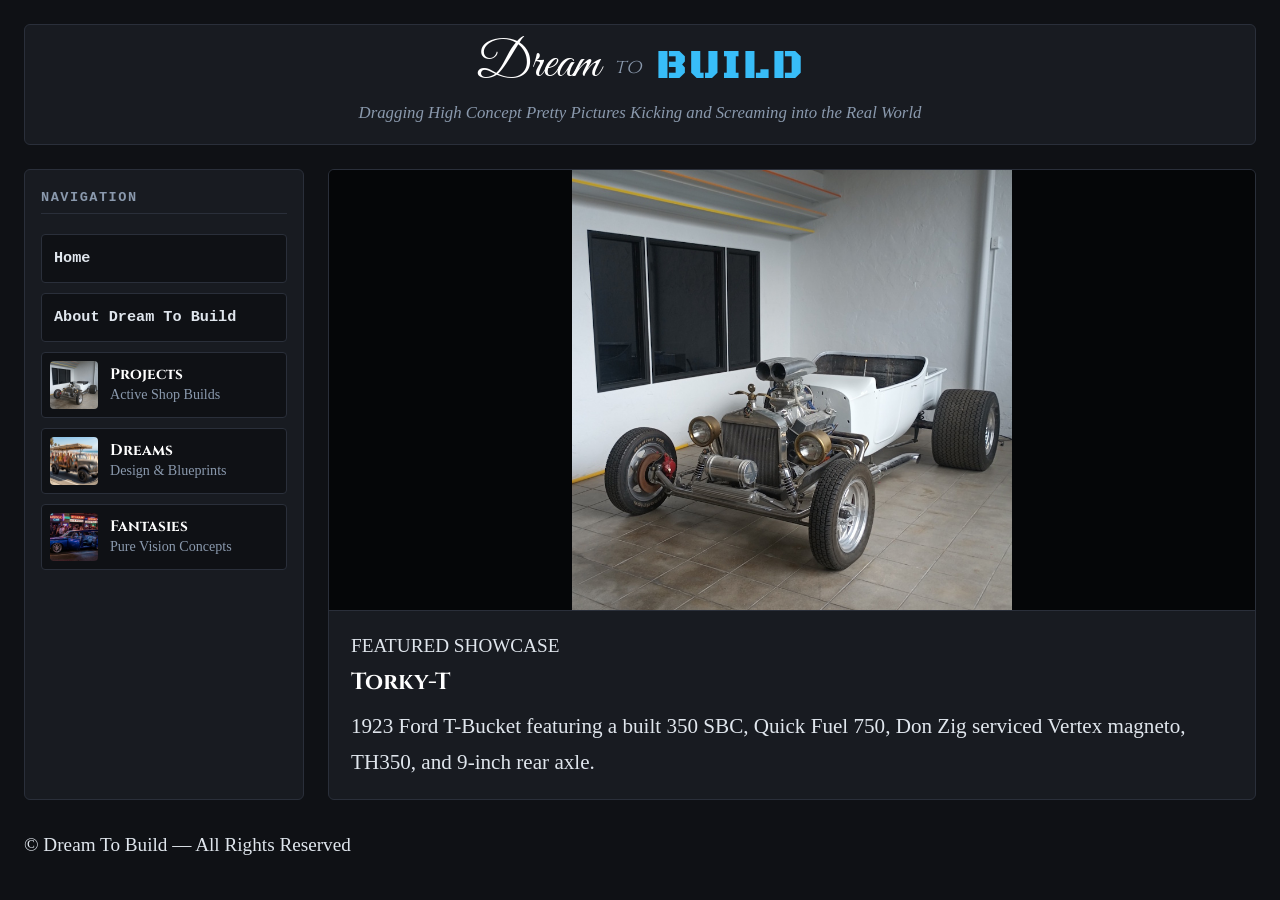
<file: index.html>
<!-- ==========================================================================
   DREAM TO BUILD — MAIN INDEX PAGE (WIREFRAME-COMPLIANT LAYOUT)
   ========================================================================== -->
<!DOCTYPE html>
<html lang="en">
<head>
  <meta charset="UTF-8">
  <meta name="viewport" content="width=device-width, initial-scale=1.0">
  <title>Dream To Build | Custom Automotive Portfolio</title>
  
  <!-- GOOGLE FONTS IMPORT -->
  <link rel="preconnect" href="https://fonts.googleapis.com">
  <link rel="preconnect" href="https://fonts.gstatic.com" crossorigin>
  <link href="https://fonts.googleapis.com/css2?family=Black+Ops+One&family=Cinzel:wght@400;700&family=Great+Vibes&family=Roboto+Mono:wght@400;700&display=swap" rel="stylesheet">
  
  <!-- RELATIVE CSS LINK -->
  <link rel="stylesheet" href="./style.css">
</head>
<body>

  <!-- BRAND HEADER - WIREFRAME TOP TITLE BAR -->
  <header class="site-header">
    <div class="brand-title">
      <span class="font-dream">Dream</span>
      <span class="font-to">to</span>
      <span class="font-build">BUILD</span>
    </div>
    <p class="site-tagline">Dragging High Concept Pretty Pictures Kicking and Screaming into the Real World</p>
  </header>

  <!-- UPPER STAGE: NAV SIDEBAR (LEFT) + SPOTLIGHT HERO FRAME (RIGHT) -->
  <main class="main-layout">
    <!-- REGION N: NAVIGATOR SIDEBAR -->
    <aside class="sidebar-nav">
      <span class="nav-label">Navigation</span>
      <div class="nav-thumb-list">
        
        <!-- 0. HOME LINK -->
        <a href="#" id="nav-home-btn" class="nav-text-link branch-btn" data-type="Home">
          Home
        </a>

        <!-- 1. ABOUT LINK -->
        <a href="#about" class="nav-text-link branch-btn" data-type="About">
          About Dream To Build
        </a>

        <!-- 2. PROJECTS LINK -->
        <a href="#projects" class="nav-thumb-item branch-btn" data-type="Projects">
          <img id="nav-thumb-projects" src="./Projects/torky-t-hero.jpg" alt="Projects Showcase">
          <div class="nav-thumb-info">
            <span class="nav-thumb-title">Projects</span>
            <span class="nav-thumb-sub">Active Shop Builds</span>
          </div>
        </a>

        <!-- 3. DREAMS LINK -->
        <a href="#dreams" class="nav-thumb-item branch-btn" data-type="Dreams">
          <img id="nav-thumb-dreams" src="./Dreams/surrey-hero-40s.jpg" alt="Dreams Showcase">
          <div class="nav-thumb-info">
            <span class="nav-thumb-title">Dreams</span>
            <span class="nav-thumb-sub">Design & Blueprints</span>
          </div>
        </a>

        <!-- 4. FANTASIES LINK -->
        <a href="#fantasies" class="nav-thumb-item branch-btn" data-type="Fantasies">
          <img id="nav-thumb-fantasies" src="./Fantasies/fabian-buick-wagon-custom.jpg" alt="Fantasies Showcase">
          <div class="nav-thumb-info">
            <span class="nav-thumb-title">Fantasies</span>
            <span class="nav-thumb-sub">Pure Vision Concepts</span>
          </div>
        </a>

      </div>
    </aside>

    <!-- REGION I: SPOTLIGHT FRAME (UPPER STAGE RIGHT) -->
    <section id="spotlight-frame">
      <div class="spotlight-media">
        <img id="spotlight-img" class="rotator-hero-img" src="./Projects/torky-t-hero.jpg" alt="Featured Build">
      </div>
      <div class="spotlight-caption">
        <span id="hero-badge" class="badge badge-project">FEATURED SHOWCASE</span>
        <h2 id="spotlight-title">Torky-T</h2>
        <p id="spotlight-desc" class="spotlight-tagline">1923 Ford T-Bucket featuring a built 350 SBC, Quick Fuel 750, Don Zig serviced Vertex magneto, TH350, and 9-inch rear axle.</p>
      </div>
    </section>
  </main>

  <!-- LOWER GRID: FULL-WIDTH 4-COLUMN CARD GALLERY (BELOW UPPER STAGE) -->
  <section id="gallery-grid" class="card-grid"></section>

  <!-- FOOTER -->
  <footer class="site-footer">
    <p>&copy; Dream To Build — All Rights Reserved</p>
  </footer>

  <!-- ROTATOR & GALLERY LOADER SCRIPTS -->
  <script src="rotator.js"></script>
  <script src="gallery-loader.js"></script>
</body>
</html>
</file>
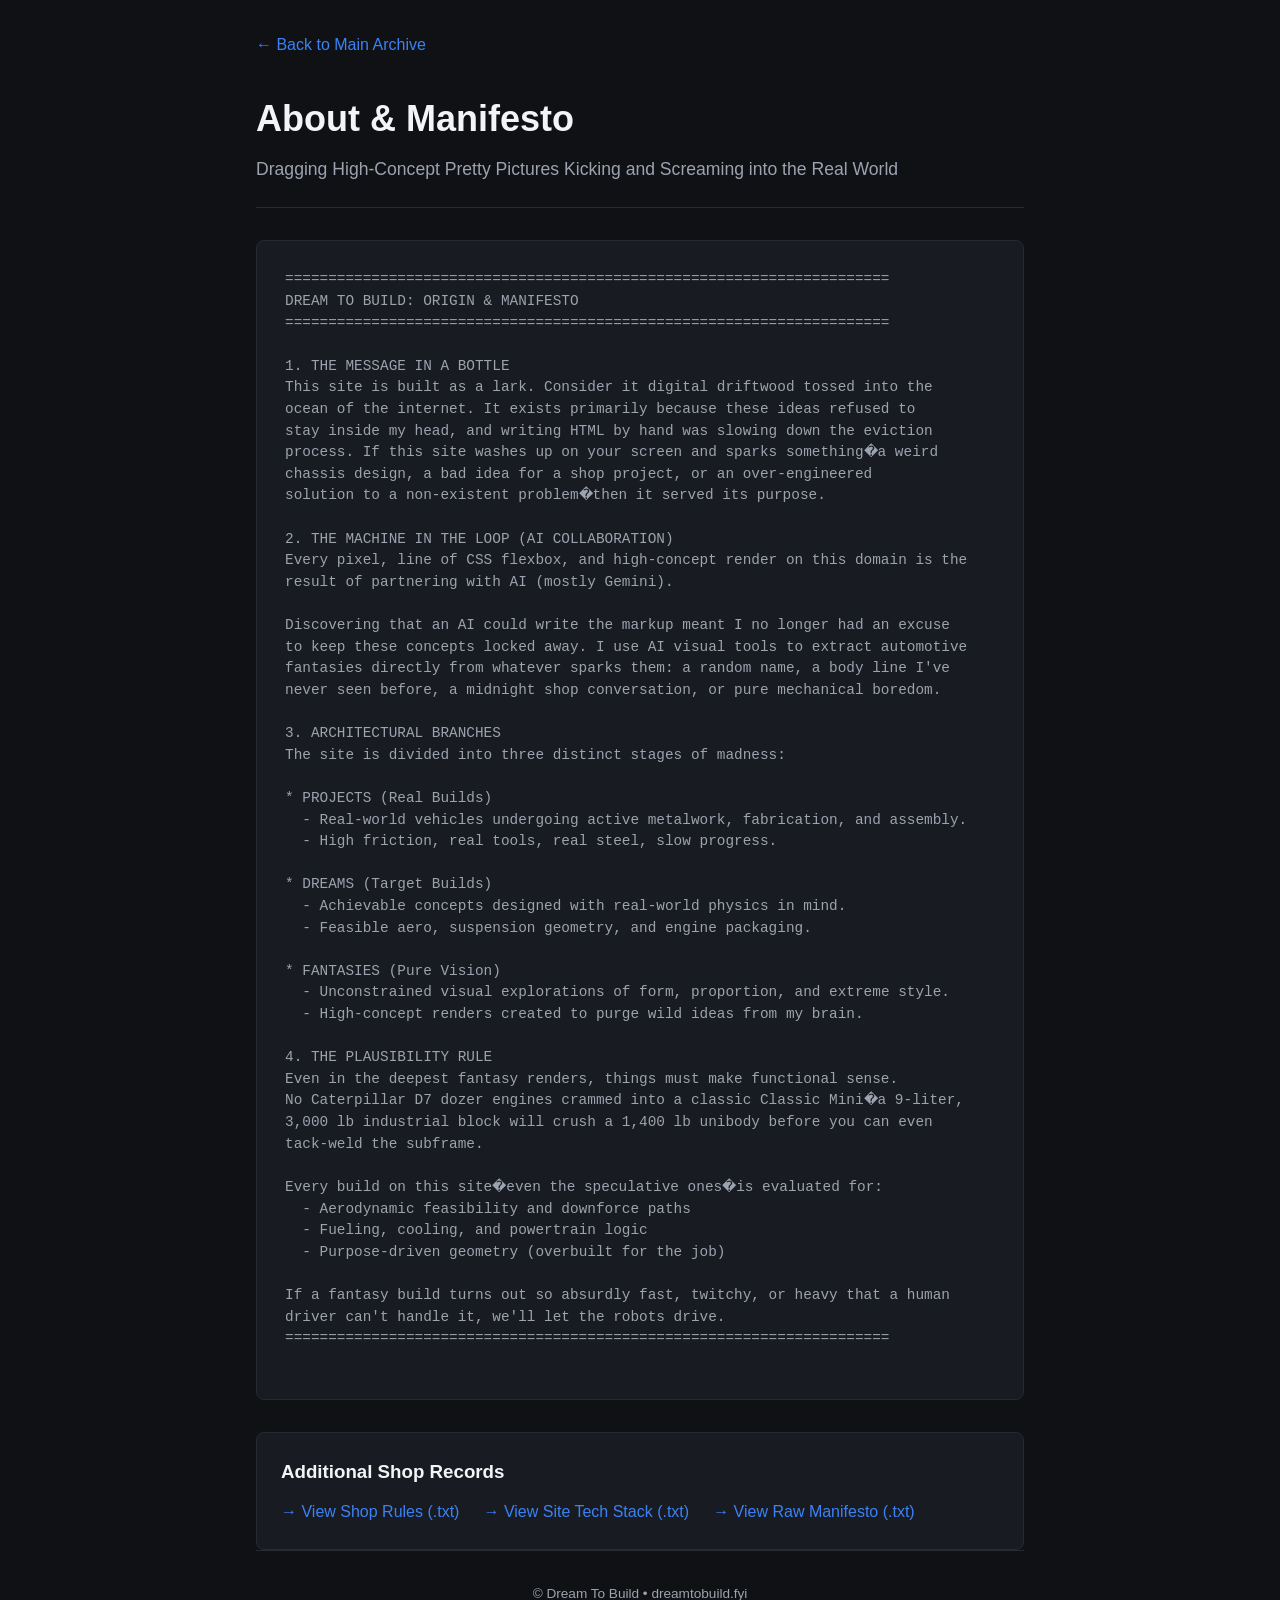
<file: About/index.html>
<!DOCTYPE html>
<html lang="en">
<head>
    <meta charset="UTF-8">
    <meta name="viewport" content="width=device-width, initial-scale=1.0">
    <title>About & Manifesto | Dream To Build</title>
    <style>
        :root {
            --bg-color: #0f1115;
            --card-bg: #181b21;
            --accent: #3b82f6;
            --text-main: #f3f4f6;
            --text-muted: #9ca3af;
            --border: #262b35;
        }

        * {
            box-sizing: border-box;
            margin: 0;
            padding: 0;
        }

        body {
            font-family: -apple-system, BlinkMacSystemFont, "Segoe UI", Roboto, Helvetica, Arial, sans-serif;
            background-color: var(--bg-color);
            color: var(--text-main);
            line-height: 1.6;
            padding: 2rem 1rem;
            max-width: 800px;
            margin: 0 auto;
        }

        .back-link {
            display: inline-block;
            color: var(--accent);
            text-decoration: none;
            font-weight: 500;
            margin-bottom: 2rem;
        }

        .back-link:hover {
            text-decoration: underline;
        }

        header {
            border-bottom: 1px solid var(--border);
            padding-bottom: 1.5rem;
            margin-bottom: 2rem;
        }

        h1 {
            font-size: 2.25rem;
            margin-bottom: 0.5rem;
        }

        .subtitle {
            color: var(--text-muted);
            font-size: 1.1rem;
        }

        .manifesto-box {
            background: var(--card-bg);
            border: 1px solid var(--border);
            border-radius: 8px;
            padding: 1.75rem;
            margin-bottom: 2rem;
        }

        pre {
            white-space: pre-wrap;
            word-wrap: break-word;
            font-family: "SFMono-Regular", Consolas, "Liberation Mono", Menlo, monospace;
            font-size: 0.9rem;
            color: var(--text-muted);
            line-height: 1.5;
        }

        footer {
            text-align: center;
            padding-top: 2rem;
            border-top: 1px solid var(--border);
            color: var(--text-muted);
            font-size: 0.85rem;
        }
    </style>
</head>
<body>

    <!-- Link back to the main single-page hub -->
    <a href="../index.html" class="back-link">&larr; Back to Main Archive</a>

    <header>
        <h1>About & Manifesto</h1>
        <p class="subtitle">Dragging High-Concept Pretty Pictures Kicking and Screaming into the Real World</p>
    </header>

    <div class="manifesto-box">
        <pre>
======================================================================
DREAM TO BUILD: ORIGIN & MANIFESTO
======================================================================

1. THE MESSAGE IN A BOTTLE
This site is built as a lark. Consider it digital driftwood tossed into the
ocean of the internet. It exists primarily because these ideas refused to 
stay inside my head, and writing HTML by hand was slowing down the eviction 
process. If this site washes up on your screen and sparks something�a weird 
chassis design, a bad idea for a shop project, or an over-engineered 
solution to a non-existent problem�then it served its purpose.

2. THE MACHINE IN THE LOOP (AI COLLABORATION)
Every pixel, line of CSS flexbox, and high-concept render on this domain is the
result of partnering with AI (mostly Gemini). 

Discovering that an AI could write the markup meant I no longer had an excuse 
to keep these concepts locked away. I use AI visual tools to extract automotive 
fantasies directly from whatever sparks them: a random name, a body line I've 
never seen before, a midnight shop conversation, or pure mechanical boredom. 

3. ARCHITECTURAL BRANCHES
The site is divided into three distinct stages of madness:

* PROJECTS (Real Builds)
  - Real-world vehicles undergoing active metalwork, fabrication, and assembly.
  - High friction, real tools, real steel, slow progress.

* DREAMS (Target Builds)
  - Achievable concepts designed with real-world physics in mind.
  - Feasible aero, suspension geometry, and engine packaging. 

* FANTASIES (Pure Vision)
  - Unconstrained visual explorations of form, proportion, and extreme style.
  - High-concept renders created to purge wild ideas from my brain.

4. THE PLAUSIBILITY RULE
Even in the deepest fantasy renders, things must make functional sense. 
No Caterpillar D7 dozer engines crammed into a classic Classic Mini�a 9-liter, 
3,000 lb industrial block will crush a 1,400 lb unibody before you can even 
tack-weld the subframe. 

Every build on this site�even the speculative ones�is evaluated for:
  - Aerodynamic feasibility and downforce paths
  - Fueling, cooling, and powertrain logic
  - Purpose-driven geometry (overbuilt for the job)

If a fantasy build turns out so absurdly fast, twitchy, or heavy that a human 
driver can't handle it, we'll let the robots drive.
======================================================================
        </pre>
    </div>
<div class="shop-notes-links" style="margin-top: 2rem; padding: 1.5rem; background: var(--card-bg); border: 1px solid var(--border); border-radius: 8px;">
    <h3 style="margin-bottom: 0.75rem;">Additional Shop Records</h3>
    <ul style="list-style: none; padding: 0; display: flex; gap: 1.5rem;">
        <li><a href="shop-rules.txt" target="_blank" style="color: var(--accent); text-decoration: none;">&rarr; View Shop Rules (.txt)</a></li>
        <li><a href="build-stack.txt" target="_blank" style="color: var(--accent); text-decoration: none;">&rarr; View Site Tech Stack (.txt)</a></li>
        <li><a href="manifesto.txt" target="_blank" style="color: var(--accent); text-decoration: none;">&rarr; View Raw Manifesto (.txt)</a></li>
    </ul>
</div>
    <footer>
        <p>&copy; Dream To Build &bull; dreamtobuild.fyi</p>
    </footer>

</body>
</html>
</file>
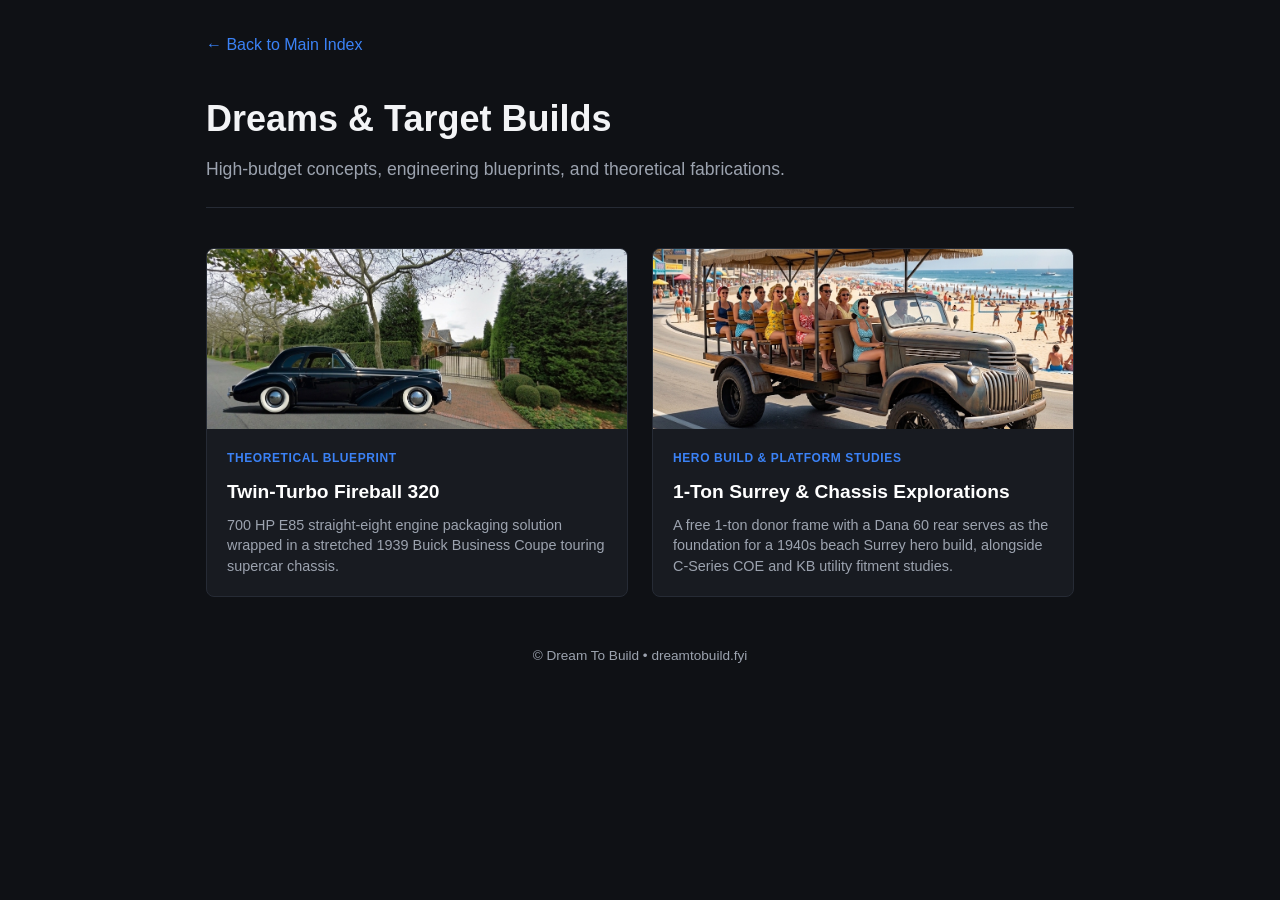
<file: Dreams/index.html>
<!DOCTYPE html>
<html lang="en">
<head>
    <meta charset="UTF-8">
    <meta name="viewport" content="width=device-width, initial-scale=1.0">
    <title>Dreams & Target Builds | Dream To Build</title>
    <style>
        :root {
            --bg-color: #0f1115;
            --card-bg: #181b21;
            --accent: #3b82f6;
            --text-main: #f3f4f6;
            --text-muted: #9ca3af;
            --border: #262b35;
        }

        * {
            box-sizing: border-box;
            margin: 0;
            padding: 0;
        }

        body {
            font-family: -apple-system, BlinkMacSystemFont, "Segoe UI", Roboto, Helvetica, Arial, sans-serif;
            background-color: var(--bg-color);
            color: var(--text-main);
            line-height: 1.6;
            padding: 2rem 1rem;
            max-width: 900px;
            margin: 0 auto;
        }

        nav {
            margin-bottom: 2rem;
        }

        .back-link {
            color: var(--accent);
            text-decoration: none;
            font-weight: 500;
        }

        .back-link:hover {
            text-decoration: underline;
        }

        header {
            margin-bottom: 2.5rem;
            border-bottom: 1px solid var(--border);
            padding-bottom: 1.5rem;
        }

        header h1 {
            font-size: 2.25rem;
            margin-bottom: 0.5rem;
        }

        header p {
            color: var(--text-muted);
            font-size: 1.1rem;
        }

        .grid {
            display: grid;
            grid-template-columns: repeat(auto-fill, minmax(280px, 1fr));
            gap: 1.5rem;
        }

        .card {
            background: var(--card-bg);
            border: 1px solid var(--border);
            border-radius: 8px;
            overflow: hidden;
            text-decoration: none;
            color: inherit;
            transition: transform 0.2s ease, border-color 0.2s ease;
            display: flex;
            flex-direction: column;
        }

        .card:hover {
            transform: translateY(-4px);
            border-color: var(--accent);
        }

        .card-img-wrap {
            width: 100%;
            height: 180px;
            background-color: #12141a;
            overflow: hidden;
        }

        .card-img-wrap img {
            width: 100%;
            height: 100%;
            object-fit: cover;
            transition: transform 0.3s ease;
        }

        .card:hover .card-img-wrap img {
            transform: scale(1.05);
        }

        .card-content {
            padding: 1.25rem;
            flex-grow: 1;
            display: flex;
            flex-direction: column;
        }

        .card-tag {
            font-size: 0.75rem;
            text-transform: uppercase;
            letter-spacing: 0.05em;
            color: var(--accent);
            font-weight: 600;
            margin-bottom: 0.5rem;
        }

        .card-title {
            font-size: 1.2rem;
            font-weight: 600;
            margin-bottom: 0.5rem;
            color: #ffffff;
        }

        .card-desc {
            font-size: 0.9rem;
            color: var(--text-muted);
            line-height: 1.4;
        }

        footer {
            text-align: center;
            padding-top: 3rem;
            color: var(--text-muted);
            font-size: 0.85rem;
        }
    </style>
</head>
<body>

    <nav>
        <a href="../index.html" class="back-link">&larr; Back to Main Index</a>
    </nav>

    <header>
        <h1>Dreams & Target Builds</h1>
        <p>High-budget concepts, engineering blueprints, and theoretical fabrications.</p>
    </header>

    <div class="grid">
        <!-- CARD 1: BUICK STRAIGHT-EIGHT SUPERCAR -->
        <a href="buick-straight-eight.html" class="card">
            <div class="card-img-wrap">
                <img src="buick-supercar.jpg" alt="1939 Buick Business Coupe Concept">
            </div>
            <div class="card-content">
                <div class="card-tag">Theoretical Blueprint</div>
                <div class="card-title">Twin-Turbo Fireball 320</div>
                <div class="card-desc">700 HP E85 straight-eight engine packaging solution wrapped in a stretched 1939 Buick Business Coupe touring supercar chassis.</div>
            </div>
        </a>
		<!-- CARD 2: 1-TON SURREY & CHASSIS STUDIES -->
        <a href="surrey-1ton.html" class="card">
            <div class="card-img-wrap">
                <img src="surrey-hero-40s.jpg" alt="1-Ton 1940s Beach Surrey Concept">
            </div>
            <div class="card-content">
                <div class="card-tag">Hero Build & Platform Studies</div>
                <div class="card-title">1-Ton Surrey & Chassis Explorations</div>
                <div class="card-desc">A free 1-ton donor frame with a Dana 60 rear serves as the foundation for a 1940s beach Surrey hero build, alongside C-Series COE and KB utility fitment studies.</div>
            </div>
        </a>
    </div>

    <footer>
        <p>&copy; Dream To Build &bull; dreamtobuild.fyi</p>
    </footer>

</body>
</html>
</file>
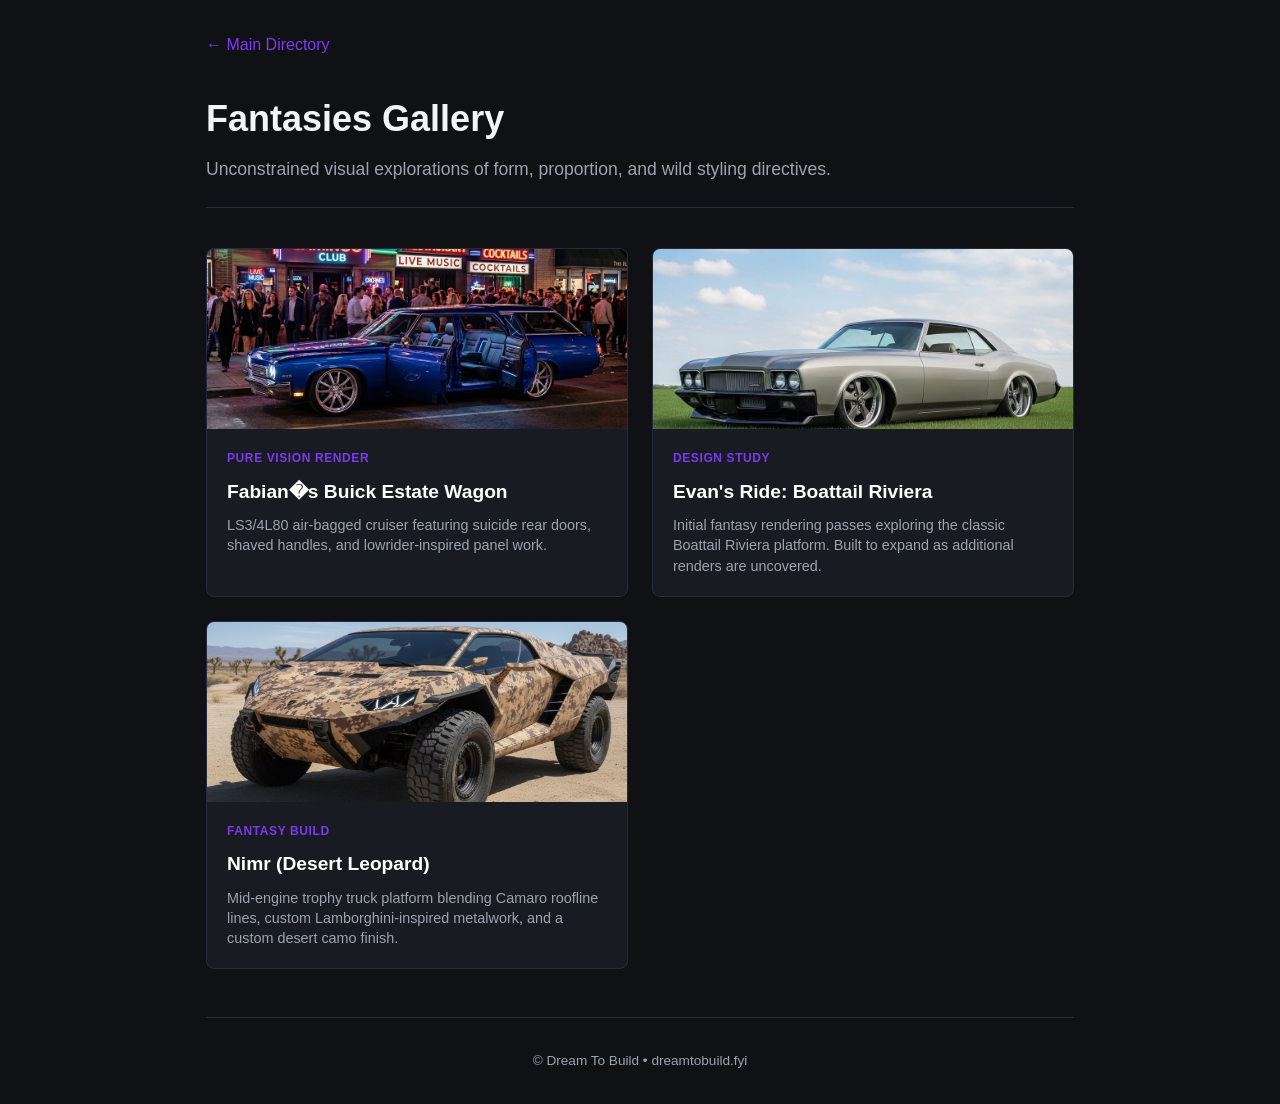
<file: Fantasies/index.html>
<!DOCTYPE html>
<html lang="en">
<head>
    <meta charset="UTF-8">
    <meta name="viewport" content="width=device-width, initial-scale=1.0">
    <title>Fantasies Archive | Dream To Build</title>
    <style>
        :root {
            --bg-color: #0f1115;
            --card-bg: #181b21;
            --accent: #7c3aed;
            --text-main: #f3f4f6;
            --text-muted: #9ca3af;
            --border: #262b35;
        }

        * {
            box-sizing: border-box;
            margin: 0;
            padding: 0;
        }

        body {
            font-family: -apple-system, BlinkMacSystemFont, "Segoe UI", Roboto, Helvetica, Arial, sans-serif;
            background-color: var(--bg-color);
            color: var(--text-main);
            line-height: 1.6;
            padding: 2rem 1rem;
            max-width: 900px;
            margin: 0 auto;
        }

        nav {
            margin-bottom: 2rem;
        }

        .back-link {
            color: var(--accent);
            text-decoration: none;
            font-weight: 500;
        }

        .back-link:hover {
            text-decoration: underline;
        }

        header {
            margin-bottom: 2.5rem;
            border-bottom: 1px solid var(--border);
            padding-bottom: 1.5rem;
        }

        header h1 {
            font-size: 2.25rem;
            margin-bottom: 0.5rem;
        }

        header p {
            color: var(--text-muted);
            font-size: 1.1rem;
        }

        .grid {
            display: grid;
            grid-template-columns: repeat(auto-fill, minmax(280px, 1fr));
            gap: 1.5rem;
        }

        .card {
            background: var(--card-bg);
            border: 1px solid var(--border);
            border-radius: 8px;
            overflow: hidden;
            text-decoration: none;
            color: inherit;
            transition: transform 0.2s ease, border-color 0.2s ease;
            display: flex;
            flex-direction: column;
        }

        .card:hover {
            transform: translateY(-4px);
            border-color: var(--accent);
        }

        .card-img-wrap {
            width: 100%;
            height: 180px;
            background-color: #12141a;
            overflow: hidden;
        }

        .card-img-wrap img {
            width: 100%;
            height: 100%;
            object-fit: cover;
            transition: transform 0.3s ease;
        }

        .card:hover .card-img-wrap img {
            transform: scale(1.05);
        }

        .card-content {
            padding: 1.25rem;
            flex-grow: 1;
            display: flex;
            flex-direction: column;
        }

        .card-tag {
            font-size: 0.75rem;
            text-transform: uppercase;
            letter-spacing: 0.05em;
            color: var(--accent);
            font-weight: 600;
            margin-bottom: 0.5rem;
        }

        .card-title {
            font-size: 1.2rem;
            font-weight: 600;
            margin-bottom: 0.5rem;
            color: #ffffff;
        }

        .card-desc {
            font-size: 0.9rem;
            color: var(--text-muted);
            line-height: 1.4;
        }

        footer {
            text-align: center;
            padding-top: 2rem;
            margin-top: 3rem;
            color: var(--text-muted);
            font-size: 0.85rem;
            border-top: 1px solid var(--border);
        }
    </style>
</head>
<body>

    <nav>
        <a href="../index.html" class="back-link">&larr; Main Directory</a>
    </nav>

    <header>
        <h1>Fantasies Gallery</h1>
        <p>Unconstrained visual explorations of form, proportion, and wild styling directives.</p>
    </header>

    <div class="grid">
        <a href="fabian-buick-wagon.html" class="card">
            <div class="card-img-wrap">
                <img src="fabian-buick-wagon-custom.jpg" alt="Fabian's Buick Estate Wagon">
            </div>
            <div class="card-content">
                <div class="card-tag">Pure Vision Render</div>
                <div class="card-title">Fabian�s Buick Estate Wagon</div>
                <div class="card-desc">LS3/4L80 air-bagged cruiser featuring suicide rear doors, shaved handles, and lowrider-inspired panel work.</div>
            </div>
        </a>
		<!-- CARD: EVAN'S RIDE BOATTAIL RIVIERA -->
        <a href="evans-ride.html" class="card">
            <div class="card-img-wrap">
                <img src="evans-ride-rivvy-1.jpg" alt="Evan's Ride Boattail Riviera Concept">
            </div>
            <div class="card-content">
                <div class="card-tag">Design Study</div>
                <div class="card-title">Evan's Ride: Boattail Riviera</div>
                <div class="card-desc">Initial fantasy rendering passes exploring the classic Boattail Riviera platform. Built to expand as additional renders are uncovered.</div>
            </div>
        </a>
		<!-- CARD: NIMR TROPHY TRUCK -->
        <a href="nimr.html" class="card">
            <div class="card-img-wrap">
                <img src="nimr-camaro.jpg" alt="Nimr Mid-Engine Camaro Trophy Truck Concept">
            </div>
            <div class="card-content">
                <div class="card-tag">Fantasy Build</div>
                <div class="card-title">Nimr (Desert Leopard)</div>
                <div class="card-desc">Mid-engine trophy truck platform blending Camaro roofline lines, custom Lamborghini-inspired metalwork, and a custom desert camo finish.</div>
            </div>
        </a>
    </div>

    <footer>
        <p>&copy; Dream To Build &bull; dreamtobuild.fyi</p>
    </footer>

</body>
</html>
</file>
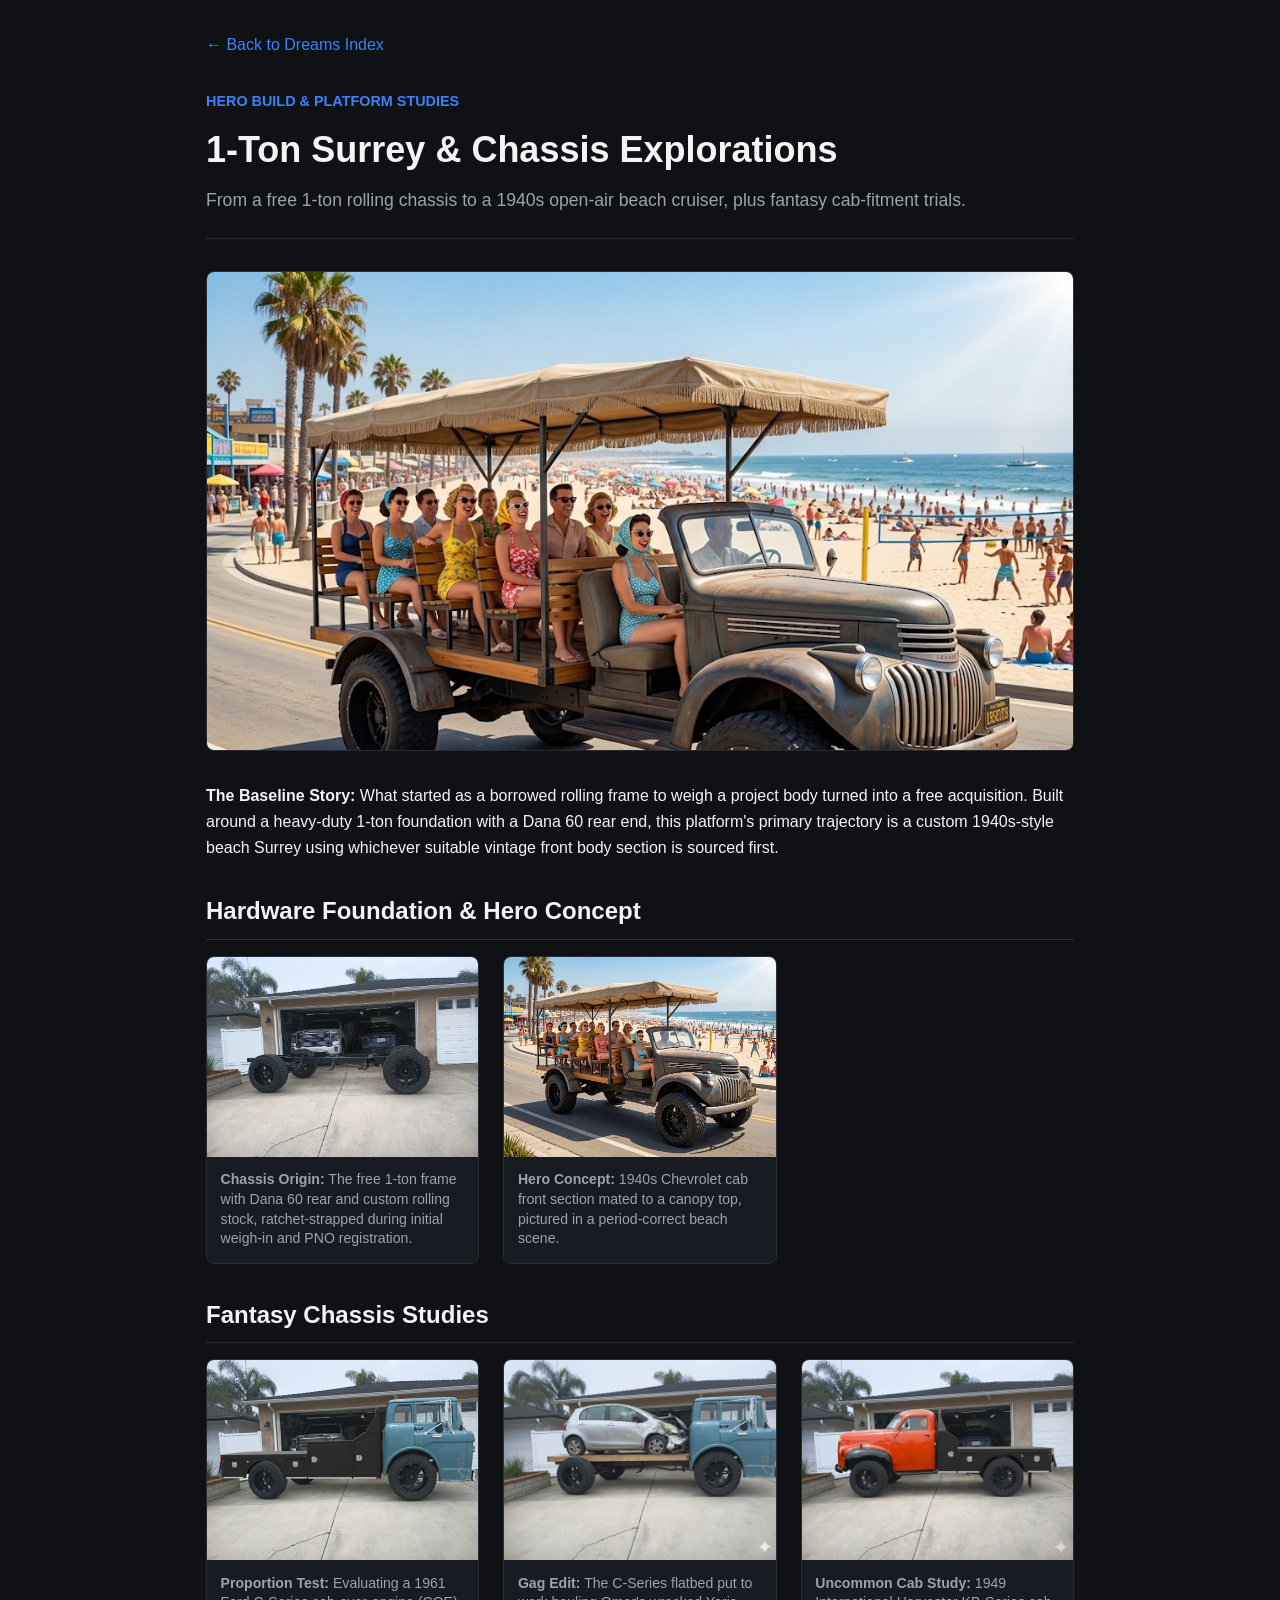
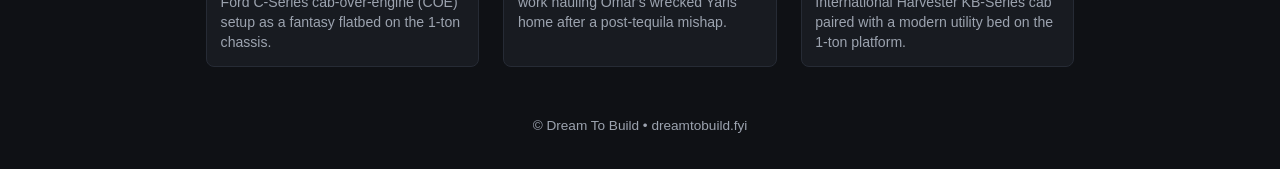
<file: Dreams/surrey-1ton.html>
<!DOCTYPE html>
<html lang="en">
<head>
    <meta charset="UTF-8">
    <meta name="viewport" content="width=device-width, initial-scale=1.0">
    <title>1-Ton Surrey & Chassis Explorations | Dream To Build</title>
    <style>
        :root {
            --bg-color: #0f1115;
            --card-bg: #181b21;
            --accent: #3b82f6;
            --text-main: #f3f4f6;
            --text-muted: #9ca3af;
            --border: #262b35;
        }

        * { box-sizing: border-box; margin: 0; padding: 0; }

        body {
            font-family: -apple-system, BlinkMacSystemFont, "Segoe UI", Roboto, Helvetica, Arial, sans-serif;
            background-color: var(--bg-color);
            color: var(--text-main);
            line-height: 1.6;
            padding: 2rem 1rem;
            max-width: 900px;
            margin: 0 auto;
        }

        nav { margin-bottom: 2rem; }
        .back-link { color: var(--accent); text-decoration: none; font-weight: 500; }
        .back-link:hover { text-decoration: underline; }

        header {
            margin-bottom: 2rem;
            border-bottom: 1px solid var(--border);
            padding-bottom: 1.5rem;
        }

        header h1 { font-size: 2.25rem; margin-bottom: 0.5rem; }
        header .meta { color: var(--accent); font-weight: 600; font-size: 0.9rem; text-transform: uppercase; margin-bottom: 0.5rem; }
        header p { color: var(--text-muted); font-size: 1.1rem; }

        .hero-image-wrap {
            width: 100%;
            max-height: 480px;
            overflow: hidden;
            border-radius: 8px;
            border: 1px solid var(--border);
            margin-bottom: 2rem;
        }

        .hero-image-wrap img {
            width: 100%;
            height: 100%;
            object-fit: cover;
        }

        .section-title {
            font-size: 1.5rem;
            margin: 2rem 0 1rem 0;
            padding-bottom: 0.5rem;
            border-bottom: 1px solid var(--border);
        }

        .gallery-grid {
            display: grid;
            grid-template-columns: repeat(auto-fill, minmax(260px, 1fr));
            gap: 1.5rem;
            margin-top: 1rem;
        }

        .gallery-item {
            background: var(--card-bg);
            border: 1px solid var(--border);
            border-radius: 8px;
            overflow: hidden;
        }

        .gallery-item img {
            width: 100%;
            height: 200px;
            object-fit: cover;
            display: block;
        }

        .caption {
            padding: 0.85rem;
            font-size: 0.88rem;
            color: var(--text-muted);
            line-height: 1.4;
        }

        footer {
            text-align: center;
            padding-top: 3rem;
            color: var(--text-muted);
            font-size: 0.85rem;
        }
    </style>
</head>
<body>

    <nav>
        <a href="index.html" class="back-link">&larr; Back to Dreams Index</a>
    </nav>

    <header>
        <div class="meta">Hero Build & Platform Studies</div>
        <h1>1-Ton Surrey & Chassis Explorations</h1>
        <p>From a free 1-ton rolling chassis to a 1940s open-air beach cruiser, plus fantasy cab-fitment trials.</p>
    </header>

    <div class="hero-image-wrap">
        <img src="surrey-hero-40s.jpg" alt="1-Ton 1940s Surrey Beach Cruiser Concept">
    </div>

    <p><strong>The Baseline Story:</strong> What started as a borrowed rolling frame to weigh a project body turned into a free acquisition. Built around a heavy-duty 1-ton foundation with a Dana 60 rear end, this platform's primary trajectory is a custom 1940s-style beach Surrey using whichever suitable vintage front body section is sourced first.</p>

    <h2 class="section-title">Hardware Foundation & Hero Concept</h2>
    <div class="gallery-grid">
        <div class="gallery-item">
            <img src="surrey-frame-baseline.jpg" alt="1-Ton Donor Frame Baseline">
            <div class="caption"><strong>Chassis Origin:</strong> The free 1-ton frame with Dana 60 rear and custom rolling stock, ratchet-strapped during initial weigh-in and PNO registration.</div>
        </div>
        <div class="gallery-item">
            <img src="surrey-hero-40s.jpg" alt="1940s Surrey Vintage Beach Render">
            <div class="caption"><strong>Hero Concept:</strong> 1940s Chevrolet cab front section mated to a canopy top, pictured in a period-correct beach scene.</div>
        </div>
    </div>

    <h2 class="section-title">Fantasy Chassis Studies</h2>
    <div class="gallery-grid">
        <div class="gallery-item">
            <img src="surrey-ford-c600.jpg" alt="1961 Ford C-Series COE Mockup">
            <div class="caption"><strong>Proportion Test:</strong> Evaluating a 1961 Ford C-Series cab-over-engine (COE) setup as a fantasy flatbed on the 1-ton chassis.</div>
        </div>
        <div class="gallery-item">
            <img src="surrey-yaris-rescue.jpg" alt="Ford C-Series Tequila Rescue Gag Edit">
            <div class="caption"><strong>Gag Edit:</strong> The C-Series flatbed put to work hauling Omar's wrecked Yaris home after a post-tequila mishap.</div>
        </div>
        <div class="gallery-item">
            <img src="surrey-ih-kb.jpg" alt="1949 IH KB-Series Utility Bed Mockup">
            <div class="caption"><strong>Uncommon Cab Study:</strong> 1949 International Harvester KB-Series cab paired with a modern utility bed on the 1-ton platform.</div>
        </div>
    </div>

    <footer>
        <p>&copy; Dream To Build &bull; dreamtobuild.fyi</p>
    </footer>

</body>
</html>
</file>
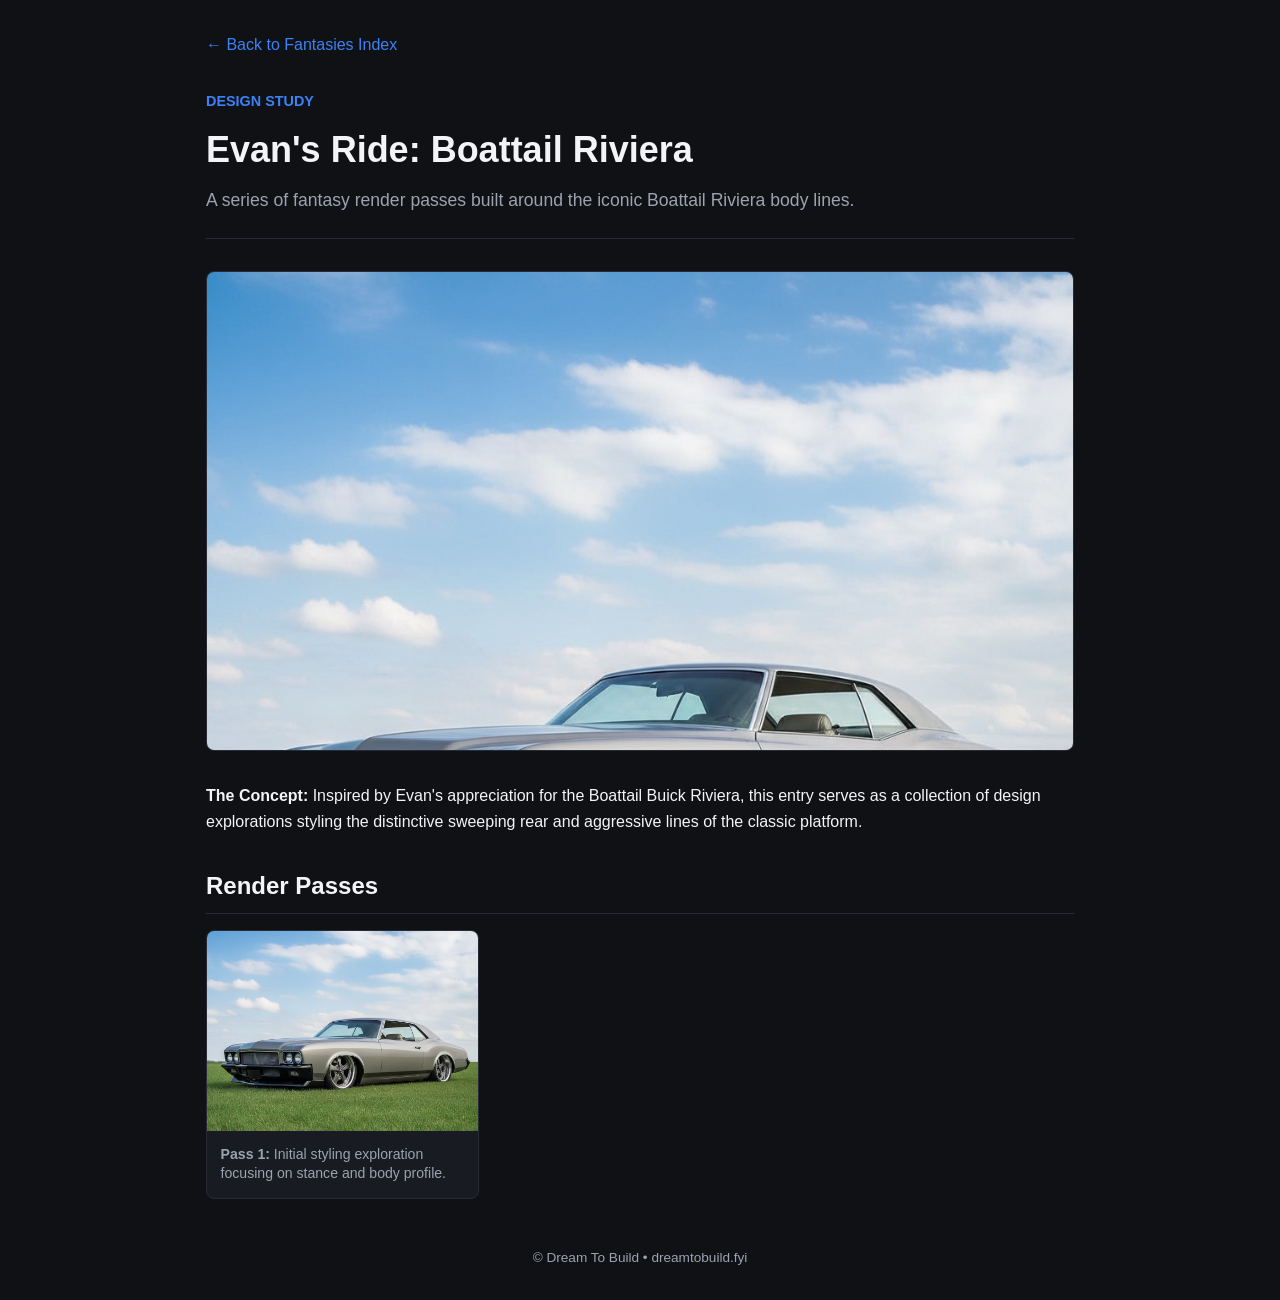
<file: Fantasies/evans-ride.html>
<!DOCTYPE html>
<html lang="en">
<head>
    <meta charset="UTF-8">
    <meta name="viewport" content="width=device-width, initial-scale=1.0">
    <title>Evan's Ride: Boattail Riviera | Dream To Build</title>
    <style>
        :root {
            --bg-color: #0f1115;
            --card-bg: #181b21;
            --accent: #3b82f6;
            --text-main: #f3f4f6;
            --text-muted: #9ca3af;
            --border: #262b35;
        }

        * { box-sizing: border-box; margin: 0; padding: 0; }

        body {
            font-family: -apple-system, BlinkMacSystemFont, "Segoe UI", Roboto, Helvetica, Arial, sans-serif;
            background-color: var(--bg-color);
            color: var(--text-main);
            line-height: 1.6;
            padding: 2rem 1rem;
            max-width: 900px;
            margin: 0 auto;
        }

        nav { margin-bottom: 2rem; }
        .back-link { color: var(--accent); text-decoration: none; font-weight: 500; }
        .back-link:hover { text-decoration: underline; }

        header {
            margin-bottom: 2rem;
            border-bottom: 1px solid var(--border);
            padding-bottom: 1.5rem;
        }

        header h1 { font-size: 2.25rem; margin-bottom: 0.5rem; }
        header .meta { color: var(--accent); font-weight: 600; font-size: 0.9rem; text-transform: uppercase; margin-bottom: 0.5rem; }
        header p { color: var(--text-muted); font-size: 1.1rem; }

        .hero-image-wrap {
            width: 100%;
            max-height: 480px;
            overflow: hidden;
            border-radius: 8px;
            border: 1px solid var(--border);
            margin-bottom: 2rem;
        }

        .hero-image-wrap img {
            width: 100%;
            height: 100%;
            object-fit: cover;
        }

        .section-title {
            font-size: 1.5rem;
            margin: 2rem 0 1rem 0;
            padding-bottom: 0.5rem;
            border-bottom: 1px solid var(--border);
        }

        .gallery-grid {
            display: grid;
            grid-template-columns: repeat(auto-fill, minmax(260px, 1fr));
            gap: 1.5rem;
            margin-top: 1rem;
        }

        .gallery-item {
            background: var(--card-bg);
            border: 1px solid var(--border);
            border-radius: 8px;
            overflow: hidden;
        }

        .gallery-item img {
            width: 100%;
            height: 200px;
            object-fit: cover;
            display: block;
        }

        .caption {
            padding: 0.85rem;
            font-size: 0.88rem;
            color: var(--text-muted);
            line-height: 1.4;
        }

        footer {
            text-align: center;
            padding-top: 3rem;
            color: var(--text-muted);
            font-size: 0.85rem;
        }
    </style>
</head>
<body>

    <nav>
        <a href="index.html" class="back-link">&larr; Back to Fantasies Index</a>
    </nav>

    <header>
        <div class="meta">Design Study</div>
        <h1>Evan's Ride: Boattail Riviera</h1>
        <p>A series of fantasy render passes built around the iconic Boattail Riviera body lines.</p>
    </header>

    <div class="hero-image-wrap">
        <img src="evans-ride-rivvy-1.jpg" alt="Evan's Ride Boattail Riviera Concept">
    </div>

    <p><strong>The Concept:</strong> Inspired by Evan's appreciation for the Boattail Buick Riviera, this entry serves as a collection of design explorations styling the distinctive sweeping rear and aggressive lines of the classic platform.</p>

    <h2 class="section-title">Render Passes</h2>
    <div class="gallery-grid">
        <div class="gallery-item">
            <img src="evans-ride-rivvy-1.jpg" alt="Boattail Riviera Pass 1">
            <div class="caption"><strong>Pass 1:</strong> Initial styling exploration focusing on stance and body profile.</div>
        </div>
        <!-- Additional renders can be added here as you locate the remaining image files -->
    </div>

    <footer>
        <p>&copy; Dream To Build &bull; dreamtobuild.fyi</p>
    </footer>

</body>
</html>
</file>
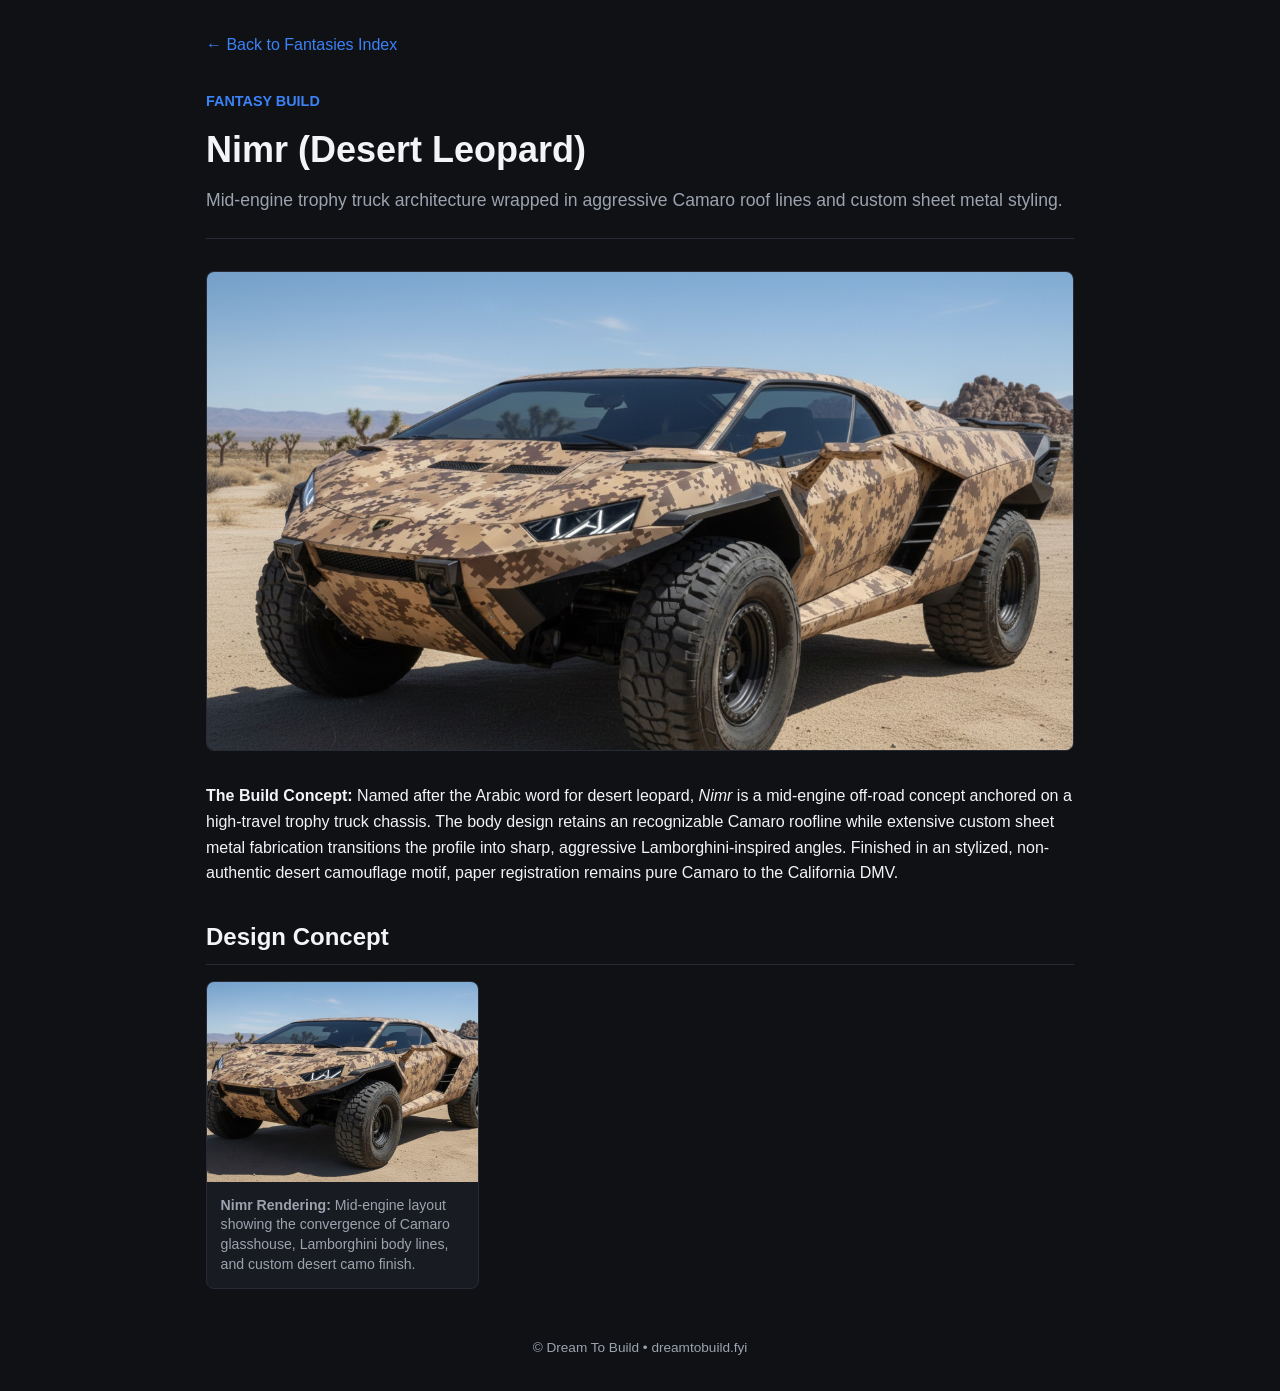
<file: Fantasies/Nimr.html>
<!DOCTYPE html>
<html lang="en">
<head>
    <meta charset="UTF-8">
    <meta name="viewport" content="width=device-width, initial-scale=1.0">
    <title>Nimr: Mid-Engine Camaro Trophy Truck | Dream To Build</title>
    <style>
        :root {
            --bg-color: #0f1115;
            --card-bg: #181b21;
            --accent: #3b82f6;
            --text-main: #f3f4f6;
            --text-muted: #9ca3af;
            --border: #262b35;
        }

        * { box-sizing: border-box; margin: 0; padding: 0; }

        body {
            font-family: -apple-system, BlinkMacSystemFont, "Segoe UI", Roboto, Helvetica, Arial, sans-serif;
            background-color: var(--bg-color);
            color: var(--text-main);
            line-height: 1.6;
            padding: 2rem 1rem;
            max-width: 900px;
            margin: 0 auto;
        }

        nav { margin-bottom: 2rem; }
        .back-link { color: var(--accent); text-decoration: none; font-weight: 500; }
        .back-link:hover { text-decoration: underline; }

        header {
            margin-bottom: 2rem;
            border-bottom: 1px solid var(--border);
            padding-bottom: 1.5rem;
        }

        header h1 { font-size: 2.25rem; margin-bottom: 0.5rem; }
        header .meta { color: var(--accent); font-weight: 600; font-size: 0.9rem; text-transform: uppercase; margin-bottom: 0.5rem; }
        header p { color: var(--text-muted); font-size: 1.1rem; }

        .hero-image-wrap {
            width: 100%;
            max-height: 480px;
            overflow: hidden;
            border-radius: 8px;
            border: 1px solid var(--border);
            margin-bottom: 2rem;
        }

        .hero-image-wrap img {
            width: 100%;
            height: 100%;
            object-fit: cover;
        }

        .section-title {
            font-size: 1.5rem;
            margin: 2rem 0 1rem 0;
            padding-bottom: 0.5rem;
            border-bottom: 1px solid var(--border);
        }

        .gallery-grid {
            display: grid;
            grid-template-columns: repeat(auto-fill, minmax(260px, 1fr));
            gap: 1.5rem;
            margin-top: 1rem;
        }

        .gallery-item {
            background: var(--card-bg);
            border: 1px solid var(--border);
            border-radius: 8px;
            overflow: hidden;
        }

        .gallery-item img {
            width: 100%;
            height: 200px;
            object-fit: cover;
            display: block;
        }

        .caption {
            padding: 0.85rem;
            font-size: 0.88rem;
            color: var(--text-muted);
            line-height: 1.4;
        }

        footer {
            text-align: center;
            padding-top: 3rem;
            color: var(--text-muted);
            font-size: 0.85rem;
        }
    </style>
</head>
<body>

    <nav>
        <a href="index.html" class="back-link">&larr; Back to Fantasies Index</a>
    </nav>

    <header>
        <div class="meta">Fantasy Build</div>
        <h1>Nimr (Desert Leopard)</h1>
        <p>Mid-engine trophy truck architecture wrapped in aggressive Camaro roof lines and custom sheet metal styling.</p>
    </header>

    <div class="hero-image-wrap">
        <img src="nimr-camaro.jpg" alt="Nimr Mid-Engine Camaro Trophy Truck">
    </div>

    <p><strong>The Build Concept:</strong> Named after the Arabic word for desert leopard, <em>Nimr</em> is a mid-engine off-road concept anchored on a high-travel trophy truck chassis. The body design retains an recognizable Camaro roofline while extensive custom sheet metal fabrication transitions the profile into sharp, aggressive Lamborghini-inspired angles. Finished in an stylized, non-authentic desert camouflage motif, paper registration remains pure Camaro to the California DMV.</p>

    <h2 class="section-title">Design Concept</h2>
    <div class="gallery-grid">
        <div class="gallery-item">
            <img src="nimr-camaro.jpg" alt="Nimr Desert Camo Render">
            <div class="caption"><strong>Nimr Rendering:</strong> Mid-engine layout showing the convergence of Camaro glasshouse, Lamborghini body lines, and custom desert camo finish.</div>
        </div>
    </div>

    <footer>
        <p>&copy; Dream To Build &bull; dreamtobuild.fyi</p>
    </footer>

</body>
</html>
</file>
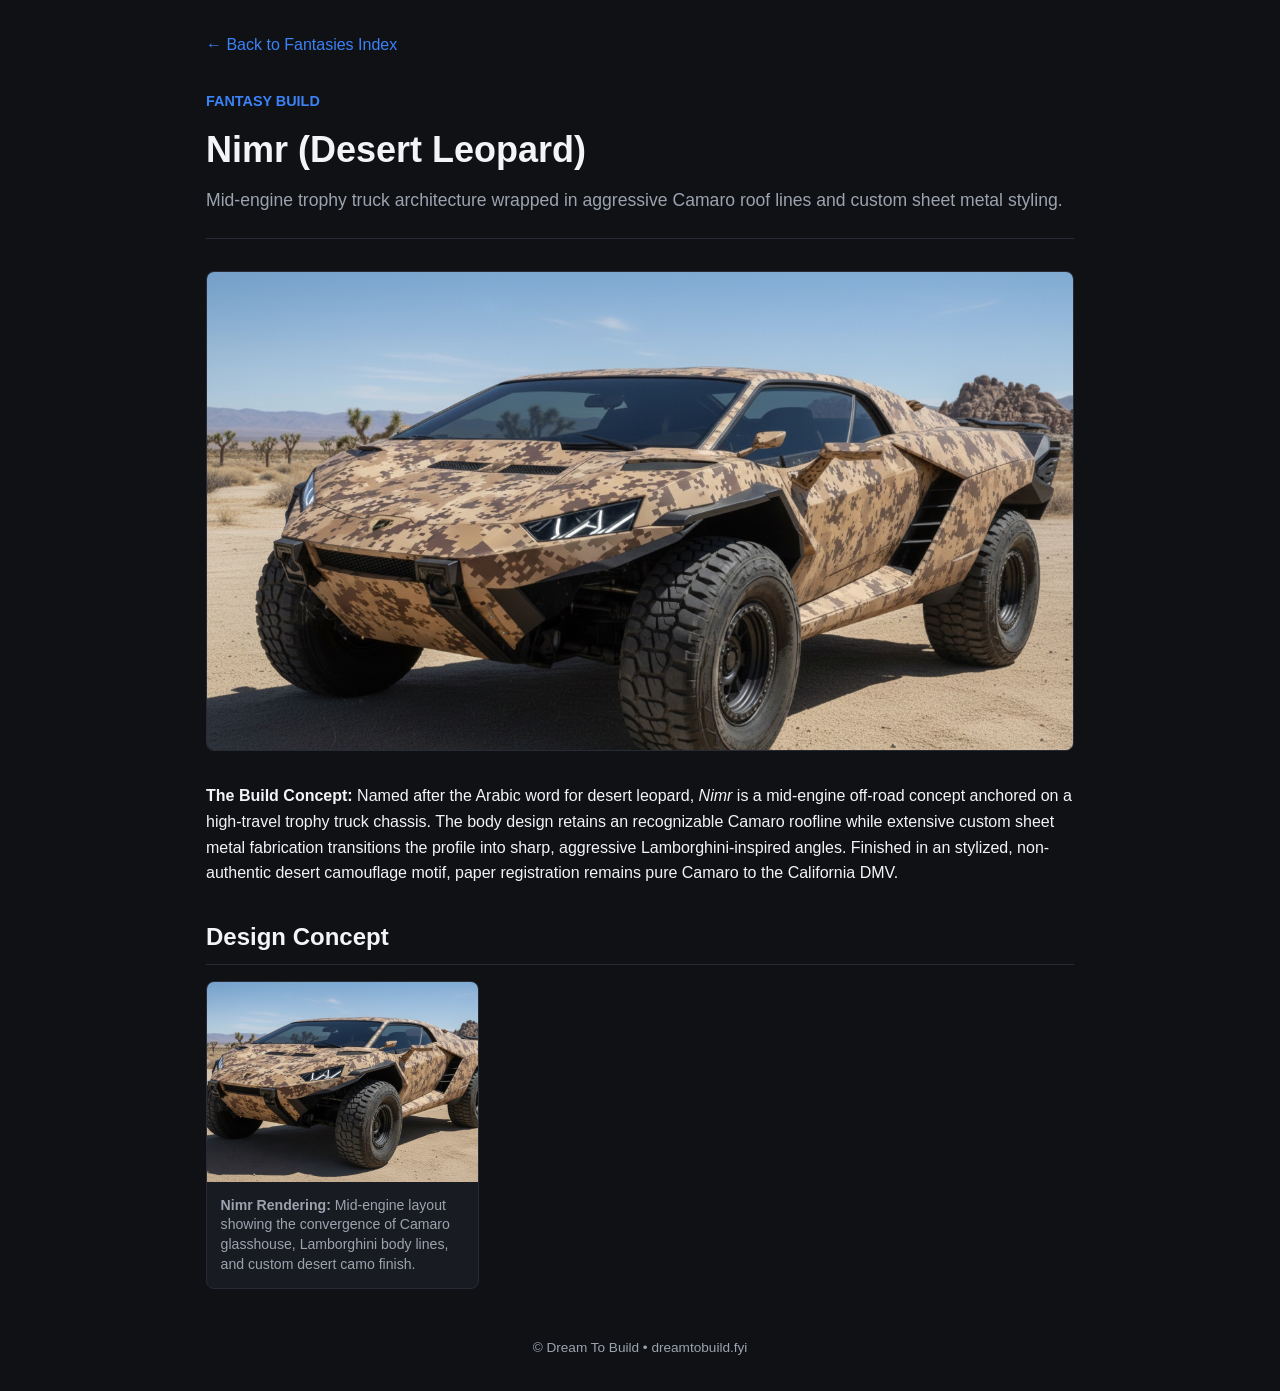
<file: Fantasies/nimr.html>
<!DOCTYPE html>
<html lang="en">
<head>
    <meta charset="UTF-8">
    <meta name="viewport" content="width=device-width, initial-scale=1.0">
    <title>Nimr: Mid-Engine Camaro Trophy Truck | Dream To Build</title>
    <style>
        :root {
            --bg-color: #0f1115;
            --card-bg: #181b21;
            --accent: #3b82f6;
            --text-main: #f3f4f6;
            --text-muted: #9ca3af;
            --border: #262b35;
        }

        * { box-sizing: border-box; margin: 0; padding: 0; }

        body {
            font-family: -apple-system, BlinkMacSystemFont, "Segoe UI", Roboto, Helvetica, Arial, sans-serif;
            background-color: var(--bg-color);
            color: var(--text-main);
            line-height: 1.6;
            padding: 2rem 1rem;
            max-width: 900px;
            margin: 0 auto;
        }

        nav { margin-bottom: 2rem; }
        .back-link { color: var(--accent); text-decoration: none; font-weight: 500; }
        .back-link:hover { text-decoration: underline; }

        header {
            margin-bottom: 2rem;
            border-bottom: 1px solid var(--border);
            padding-bottom: 1.5rem;
        }

        header h1 { font-size: 2.25rem; margin-bottom: 0.5rem; }
        header .meta { color: var(--accent); font-weight: 600; font-size: 0.9rem; text-transform: uppercase; margin-bottom: 0.5rem; }
        header p { color: var(--text-muted); font-size: 1.1rem; }

        .hero-image-wrap {
            width: 100%;
            max-height: 480px;
            overflow: hidden;
            border-radius: 8px;
            border: 1px solid var(--border);
            margin-bottom: 2rem;
        }

        .hero-image-wrap img {
            width: 100%;
            height: 100%;
            object-fit: cover;
        }

        .section-title {
            font-size: 1.5rem;
            margin: 2rem 0 1rem 0;
            padding-bottom: 0.5rem;
            border-bottom: 1px solid var(--border);
        }

        .gallery-grid {
            display: grid;
            grid-template-columns: repeat(auto-fill, minmax(260px, 1fr));
            gap: 1.5rem;
            margin-top: 1rem;
        }

        .gallery-item {
            background: var(--card-bg);
            border: 1px solid var(--border);
            border-radius: 8px;
            overflow: hidden;
        }

        .gallery-item img {
            width: 100%;
            height: 200px;
            object-fit: cover;
            display: block;
        }

        .caption {
            padding: 0.85rem;
            font-size: 0.88rem;
            color: var(--text-muted);
            line-height: 1.4;
        }

        footer {
            text-align: center;
            padding-top: 3rem;
            color: var(--text-muted);
            font-size: 0.85rem;
        }
    </style>
</head>
<body>

    <nav>
        <a href="index.html" class="back-link">&larr; Back to Fantasies Index</a>
    </nav>

    <header>
        <div class="meta">Fantasy Build</div>
        <h1>Nimr (Desert Leopard)</h1>
        <p>Mid-engine trophy truck architecture wrapped in aggressive Camaro roof lines and custom sheet metal styling.</p>
    </header>

    <div class="hero-image-wrap">
        <img src="nimr-camaro.jpg" alt="Nimr Mid-Engine Camaro Trophy Truck">
    </div>

    <p><strong>The Build Concept:</strong> Named after the Arabic word for desert leopard, <em>Nimr</em> is a mid-engine off-road concept anchored on a high-travel trophy truck chassis. The body design retains an recognizable Camaro roofline while extensive custom sheet metal fabrication transitions the profile into sharp, aggressive Lamborghini-inspired angles. Finished in an stylized, non-authentic desert camouflage motif, paper registration remains pure Camaro to the California DMV.</p>

    <h2 class="section-title">Design Concept</h2>
    <div class="gallery-grid">
        <div class="gallery-item">
            <img src="nimr-camaro.jpg" alt="Nimr Desert Camo Render">
            <div class="caption"><strong>Nimr Rendering:</strong> Mid-engine layout showing the convergence of Camaro glasshouse, Lamborghini body lines, and custom desert camo finish.</div>
        </div>
    </div>

    <footer>
        <p>&copy; Dream To Build &bull; dreamtobuild.fyi</p>
    </footer>

</body>
</html>
</file>
<file: style.css>
/* ==========================================================================
   DREAM TO BUILD — MASTER STYLESHEET (STRICT WIREFRAME LAYOUT)
   ========================================================================== */

/* ROOT VARIABLES & COLOR PALETTE */
:root {
  --bg-color: #0f1115;
  --panel-bg: #181b21;
  --panel-hover: #22262f;
  --accent-cyan: #38bdf8;
  --accent-purple: #c084fc;
  --accent-gold: #fbbf24;
  --accent-green: #4ade80;
  --text-main: #e0e6ed;
  --text-muted: #8a99ad;
  --border-color: #2a2f3a;
  
  /* FONT FAMILIES */
  --font-dream: 'Great Vibes', cursive;
  --font-to: 'Cinzel', serif;
  --font-build: 'Black Ops One', cursive;
  
  /* TYPOGRAPHY OVERHAUL */
  --font-editorial: Georgia, 'Times New Roman', serif;
  --font-spec: Consolas, 'Liberation Mono', 'Courier New', monospace;
  --font-mono: Consolas, 'Liberation Mono', 'Courier New', monospace;
}

/* GLOBAL RESET */
*, *::before, *::after {
  box-sizing: border-box;
  margin: 0;
  padding: 0;
}

body {
  background-color: var(--bg-color);
  color: var(--text-main);
  font-family: var(--font-editorial);
  font-size: 1.2rem;
  line-height: 1.75;
  padding: 24px;
  max-width: 1400px;
  margin: 0 auto;
  -webkit-font-smoothing: antialiased;
}

/* BRAND HEADER - WIREFRAME TOP TITLE BAR & FONT ALIGNMENT */
.site-header {
  border: 1px solid var(--border-color);
  background-color: var(--panel-bg);
  padding: 16px 20px;
  margin-bottom: 24px;
  border-radius: 6px;
  text-align: center;
  width: 100%;
}

.brand-title {
  display: flex;
  align-items: center;
  justify-content: center;
  gap: 14px;
}

.font-dream {
  font-family: var(--font-dream), 'Great Vibes', cursive;
  font-size: 3.2rem;
  color: #ffffff;
  font-weight: 400;
  line-height: 1;
  position: relative;
  top: -2px;
}

.font-to {
  font-family: var(--font-to), 'Cinzel', serif;
  font-size: 1.25rem;
  color: var(--text-muted);
  text-transform: lowercase;
  font-style: italic;
  letter-spacing: 1px;
}

.font-build {
  font-family: var(--font-build), 'Black Ops One', cursive;
  font-size: 2.6rem;
  color: var(--accent-cyan);
  letter-spacing: 2px;
  text-transform: uppercase;
  line-height: 1;
}

.site-tagline {
  color: var(--text-muted);
  font-family: var(--font-editorial);
  font-style: italic;
  font-size: 1.05rem;
  margin-top: 6px;
  text-align: center;
}

/* MAIN PAGE UPPER STAGE LAYOUT (NAV SIDEBAR LEFT + SPOTLIGHT FRAME RIGHT) */
.main-layout {
  display: flex;
  gap: 24px;
  align-items: stretch;
  width: 100%;
  margin-bottom: 28px;
}

.main-layout .sidebar-nav {
  width: 280px !important;
  flex-shrink: 0;
}

/* DETAIL PAGE 3-COLUMN GRID LAYOUT */
.detail-grid-layout {
  display: grid;
  grid-template-columns: 280px 1fr 260px;
  gap: 24px;
  align-items: start;
  width: 100%;
  margin-bottom: 28px;
}

/* GENERAL SIDEBAR NAV BASE STYLING */
.sidebar-nav {
  display: flex;
  flex-direction: column;
  gap: 12px;
  background-color: var(--panel-bg);
  border: 1px solid var(--border-color);
  border-radius: 6px;
  padding: 16px;
}

.nav-label {
  display: block;
  font-family: var(--font-spec);
  font-size: 0.85rem;
  font-weight: bold;
  letter-spacing: 1.5px;
  color: var(--text-muted);
  text-transform: uppercase;
  margin-bottom: 8px;
  border-bottom: 1px solid var(--border-color);
  padding-bottom: 4px;
}

.nav-thumb-list {
  display: flex;
  flex-direction: column;
  gap: 10px;
}

/* TEXT BUTTONS (HOME, ABOUT & DETAIL TABS) */
.nav-text-link {
  display: block;
  width: 100%;
  background-color: var(--bg-color);
  border: 1px solid var(--border-color);
  border-radius: 4px;
  padding: 10px 12px;
  color: var(--text-main);
  text-decoration: none;
  font-family: var(--font-spec);
  font-size: 0.95rem;
  font-weight: 600;
  transition: all 0.2s ease;
  text-align: left;
  cursor: pointer;
}

.nav-text-link:hover,
.nav-text-link.active {
  background-color: var(--panel-hover);
  border-color: var(--accent-cyan);
  color: #ffffff;
}

/* RICH THUMBNAIL BUTTONS */
.nav-thumb-item {
  display: flex;
  align-items: center;
  gap: 12px;
  background-color: var(--bg-color);
  border: 1px solid var(--border-color);
  border-radius: 4px;
  padding: 8px;
  text-decoration: none;
  color: var(--text-main);
  transition: all 0.2s ease;
}

.nav-thumb-item img,
.nav-thumb-item video {
  width: 48px;
  height: 48px;
  object-fit: cover;
  border-radius: 4px;
  flex-shrink: 0;
}

.nav-thumb-info {
  display: flex;
  flex-direction: column;
  overflow: hidden;
}

.nav-thumb-title {
  font-family: var(--font-to);
  font-size: 0.95rem;
  color: #ffffff;
  font-weight: 700;
  line-height: 1.2;
}

.nav-thumb-sub {
  font-family: var(--font-editorial);
  font-size: 0.88rem;
  color: var(--text-muted);
  line-height: 1.3;
  white-space: nowrap;
  overflow: hidden;
  text-overflow: ellipsis;
}

.nav-thumb-item:hover,
.nav-thumb-item.active {
  background-color: var(--panel-hover);
  border-color: var(--accent-cyan);
}

/* REGION I: MAIN HERO SPOTLIGHT FRAME */
#spotlight-frame {
  width: 100%;
  min-width: 0;
  background-color: var(--panel-bg);
  border: 1px solid var(--border-color);
  border-radius: 6px;
  overflow: hidden;
  display: flex;
  flex-direction: column;
}
.spotlight-media {
  width: 100%;
  height: 440px;
  background-color: #050608;
  display: flex;
  align-items: center;
  justify-content: center;
  overflow: hidden;
  position: relative;
}

.spotlight-media img,
.spotlight-media video {
  max-width: 100%;
  max-height: 100%;
  width: 100%;
  height: 100%;
  object-fit: contain;
  display: block;
}

.spotlight-caption {
  padding: 18px 22px;
  border-top: 1px solid var(--border-color);
}

.spotlight-caption h2 {
  font-family: var(--font-to);
  font-size: 1.45rem;
  color: #ffffff;
  margin-bottom: 6px;
}

.spotlight-caption p {
  font-family: var(--font-editorial);
  font-size: 1.32rem;
  line-height: 1.7;
  color: var(--text-main);
}

/* LOWER GRID: WIREFRAME 4-COLUMN CARD GALLERY (BELOW STAGE) */
#gallery-grid,
.card-grid,
#detail-gallery,
.gallery-grid {
  display: grid !important;
  grid-template-columns: repeat(4, 1fr) !important;
  gap: 20px !important;
  width: 100% !important;
  margin-top: 10px;
}

/* GALLERY THUMB WRAPPERS & MEDIA ENHANCEMENTS */
.gallery-thumb-wrapper {
  position: relative;
  width: 100%;
  height: 180px;
  background-color: #050608;
  border: 1px solid var(--border-color);
  border-radius: 4px;
  overflow: hidden;
  display: flex;
  align-items: center;
  justify-content: center;
}

.gallery-thumb,
img.gallery-thumb,
video.gallery-thumb {
  width: 100%;
  height: 100%;
  object-fit: cover;
  display: block;
  cursor: pointer;
  transition: transform 0.2s ease;
}

.gallery-thumb-wrapper:hover .gallery-thumb {
  transform: scale(1.03);
}

/* CARD ITEM STYLING */
.card,
.card-3wide,
article.card-3wide {
  background-color: var(--panel-bg);
  border: 1px solid var(--border-color);
  border-radius: 6px;
  overflow: hidden;
  display: flex;
  flex-direction: column;
  text-decoration: none;
  color: inherit;
  transition: transform 0.2s ease, border-color 0.2s ease;
}

.card:hover,
.card-3wide:hover {
  transform: translateY(-4px);
  border-color: var(--accent-cyan);
  background-color: var(--panel-hover);
}

.card-link {
  text-decoration: none;
  color: inherit;
  display: flex;
  flex-direction: column;
  height: 100%;
}

.card-image-wrapper {
  position: relative;
  width: 100%;
  height: 180px;
  background-color: #050608;
  overflow: hidden;
}

.card img,
.card video,
.card-3wide img,
.card-3wide video,
.card-image-wrapper img,
.card-image-wrapper video {
  width: 100%;
  height: 100%;
  object-fit: cover;
  display: block;
}

.card-body {
  padding: 16px;
  display: flex;
  flex-direction: column;
  gap: 6px;
  flex-grow: 1;
}

.card-title {
  font-family: var(--font-to);
  font-size: 1.1rem;
  font-weight: 700;
  color: #ffffff;
  line-height: 1.35;
}

.card-subtitle {
  font-family: var(--font-spec);
  font-size: 0.88rem;
  color: var(--accent-cyan);
  line-height: 1.4;
  letter-spacing: 0.02em;
}

.card-summary,
.card-body p,
.narrative-text {
  font-family: var(--font-editorial);
  font-size: 1.32rem !important;
  line-height: 1.7 !important;
  color: var(--text-main);
}

/* DETAIL PAGES & ABOUT SECTION NARRATIVE OVERHAUL */
#detail-content,
#detail-narrative,
.detail-narrative,
.overview-content,
.detail-container p,
#detail-narrative p,
.detail-body p {
  font-family: var(--font-editorial) !important;
  font-size: 1.48rem !important;
  line-height: 1.75 !important;
  color: #f1f5f9 !important;
  margin-bottom: 1.35rem !important;
  letter-spacing: 0.01em;
}

#detail-content h2,
#detail-narrative h2,
.detail-container h2 {
  font-family: var(--font-to) !important;
  font-size: 1.95rem !important;
  color: #ffffff !important;
  margin-top: 1.5rem !important;
  margin-bottom: 1.1rem !important;
  border-bottom: 1px solid var(--border-color);
  padding-bottom: 0.5rem;
}

/* BACK TO GALLERY / RETURN LINK STYLING (HIGH-CONTRAST VISIBILITY) */
.back-link,
a.back-link,
.return-link,
a.return-link,
a[href*="index.html"],
.detail-back-link,
.detail-nav a {
  display: inline-flex !important;
  align-items: center !important;
  gap: 8px !important;
  font-family: var(--font-spec) !important;
  font-size: 1.1rem !important;
  font-weight: bold !important;
  color: #38bdf8 !important;
  background-color: #181b21 !important;
  border: 1px solid #38bdf8 !important;
  padding: 8px 16px !important;
  border-radius: 4px !important;
  text-decoration: none !important;
  text-transform: uppercase !important;
  letter-spacing: 1px !important;
  margin-bottom: 20px !important;
  transition: all 0.2s ease-in-out !important;
}

.back-link:visited,
a.back-link:visited,
.return-link:visited,
a.return-link:visited,
.detail-back-link:visited,
.detail-nav a:visited {
  color: #38bdf8 !important;
  border-color: #38bdf8 !important;
}

.back-link:hover,
a.back-link:hover,
.return-link:hover,
a.return-link:hover,
.detail-back-link:hover,
.detail-nav a:hover {
  color: #ffffff !important;
  background-color: #38bdf8 !important;
  border-color: #38bdf8 !important;
  box-shadow: 0 0 10px rgba(56, 189, 248, 0.4) !important;
}

/* SPECIFICATIONS & BLUEPRINTS (CRISP INDUSTRIAL CONSOLAS) */
.specifications-block,
.spec-list,
.spec-item,
.spec-label,
.spec-value,
table.specs-table,
.specifications,
.tech-specs,
dl.spec-details {
  font-family: var(--font-spec) !important;
  font-size: 1.08rem;
  line-height: 1.6;
  letter-spacing: 0.03em;
  color: #f0f4f8;
}

.spec-label,
.spec-key,
dt {
  color: var(--accent-cyan);
  font-weight: bold;
  text-transform: uppercase;
}

/* FULLSCREEN LIGHTBOX MODAL STYLING (IMAGES & MP4 VIDEOS) */
.lightbox-overlay {
  display: none;
  position: fixed;
  top: 0;
  left: 0;
  width: 100vw;
  height: 100vh;
  background-color: rgba(5, 6, 8, 0.92);
  z-index: 9999;
  justify-content: center;
  align-items: center;
  padding: 24px;
  backdrop-filter: blur(8px);
}

.lightbox-container {
  display: flex;
  flex-direction: column;
  align-items: center;
  max-width: 92vw;
  max-height: 92vh;
}

.lightbox-container img,
.lightbox-container video,
#modal-video {
  max-width: 100%;
  max-height: 80vh;
  object-fit: contain;
  border: 1px solid var(--border-color);
  border-radius: 6px;
  box-shadow: 0 0 25px rgba(0, 0, 0, 0.8);
  background-color: #050608;
}
/* ==========================================================================
   DREAM TO BUILD — MOBILE & TABLET LAYER (added 2026-11-05)

   READ FIRST: Paste this whole block after that closing
   brace, at the very END of style.css. It changes nothing
   on desktop: every rule lives inside a width breakpoint, and the desktop
   wireframe above it stays untouched. To undo, delete this block.
   Breakpoints: 1024px (small laptop), 860px (tablet), 560px (phone).
   ========================================================================== */

/* ---------- 1024px and under: gallery 4 -> 3 columns, slimmer rails ---------- */
@media (max-width: 1024px) {

  #gallery-grid,
  .card-grid,
  #detail-gallery,
  .gallery-grid {
    grid-template-columns: repeat(3, 1fr) !important;
  }

  .detail-grid-layout {
    grid-template-columns: 240px 1fr 220px;
    gap: 18px;
  }
}

/* ---------- 860px and under: stack the stage, gallery 2 columns ---------- */
@media (max-width: 860px) {

  body {
    padding: 16px;
    overflow-x: hidden;
  }

  /* Upper stage: sidebar stops being a 280px column and becomes a
     navigation strip across the top; the hero gets the full width. */
  .main-layout {
    flex-direction: column;
    gap: 16px;
  }

  .main-layout .sidebar-nav {
    width: 100% !important;
    flex-shrink: 1;
  }

  .sidebar-nav {
    padding: 12px;
  }

  /* Nav links and thumbnails become a two-column tap grid */
  .nav-thumb-list {
    display: grid;
    grid-template-columns: 1fr 1fr;
    gap: 10px;
  }

  .nav-text-link,
  .nav-thumb-item {
    min-height: 48px;
  }

  /* Detail pages: one column in reading order — nav, story, specs rail */
  .detail-grid-layout {
    grid-template-columns: 1fr;
    gap: 16px;
  }

  #gallery-grid,
  .card-grid,
  #detail-gallery,
  .gallery-grid {
    grid-template-columns: repeat(2, 1fr) !important;
    gap: 14px !important;
  }

  .spotlight-media {
    height: 300px;
  }
}

/* ---------- 560px and under: phones — single column, phone-sized type ---------- */
@media (max-width: 560px) {

  body {
    padding: 12px;
    font-size: 1.05rem;
    line-height: 1.65;
  }

  /* Brand bar: the three-word title wraps instead of overflowing */
  .site-header {
    padding: 12px 10px;
    margin-bottom: 16px;
  }

  .brand-title {
    flex-wrap: wrap;
    gap: 6px 10px;
  }

  .font-dream {
    font-size: 2.1rem;
  }

  .font-to {
    font-size: 1rem;
  }

  .font-build {
    font-size: 1.65rem;
    letter-spacing: 1px;
  }

  .site-tagline {
    font-size: 0.92rem;
  }

  .nav-thumb-list {
    gap: 8px;
  }

  .nav-thumb-item img,
  .nav-thumb-item video {
    width: 40px;
    height: 40px;
  }

  /* Hero: shorter frame, caption type sized for the narrow column */
  .spotlight-media {
    height: 220px;
  }

  .spotlight-caption {
    padding: 14px 16px;
  }

  .spotlight-caption h2 {
    font-size: 1.25rem;
  }

  .spotlight-caption p {
    font-size: 1.08rem;
    line-height: 1.6;
  }

  /* Cards: one per row, full width, image on top */
  #gallery-grid,
  .card-grid,
  #detail-gallery,
  .gallery-grid {
    grid-template-columns: 1fr !important;
    gap: 14px !important;
  }

  .card-image-wrapper,
  .gallery-thumb-wrapper {
    height: 200px;
  }

  .card-body {
    padding: 14px;
  }

  .card-summary,
  .card-body p,
  .narrative-text {
    font-size: 1.08rem !important;
    line-height: 1.65 !important;
  }

  /* Detail narrative: still generous, fitted to a phone column */
  #detail-content,
  #detail-narrative,
  .detail-narrative,
  .overview-content,
  .detail-container p,
  #detail-narrative p,
  .detail-body p {
    font-size: 1.16rem !important;
    line-height: 1.7 !important;
  }

  #detail-content h2,
  #detail-narrative h2,
  .detail-container h2 {
    font-size: 1.45rem !important;
  }

  /* Spec tables scroll sideways inside their own box instead of crushing */
  table.specs-table {
    display: block;
    overflow-x: auto;
    -webkit-overflow-scrolling: touch;
  }

  .specifications-block,
  .spec-list,
  .spec-item,
  .spec-label,
  .spec-value,
  table.specs-table,
  .specifications,
  .tech-specs,
  dl.spec-details {
    font-size: 0.98rem;
  }

  .lightbox-overlay {
    padding: 8px;
  }
}
/* ==========================================================================
   DREAM TO BUILD — PHONE RESTRUCTURE, SECOND PASS (Scot's spec, 2026-11-12)

   WHAT IT DOES (detail pages only, phones 560px and under):
   - Order becomes: hero -> gallery navigation (Project Sections tabs)
     -> gallery -> specs -> narrative LAST. Header untouched.
   - The detail page's nav (the Back link) becomes a small fixed pill
     pinned to the bottom of the phone, inside the thumb zone, with the
     iPhone home-indicator inset respected.
   - Project Section tabs become a sideways-scrolling chip row under
     the hero instead of a vertical stack.
   - Tap targets are at least 44px tall anywhere this block touches.
   ========================================================================== */

@media (max-width: 560px) {

  /* --- Detail grid becomes a flex column so children can reorder --- */
  .detail-grid-layout {
    display: flex !important;
    flex-direction: column;
    gap: 16px;
  }

  /* --- Dissolve the center frame so its children join the stack --- */
  #center-frame {
    display: contents;
  }

  /* --- Scot's order: hero 1, tabs 2, gallery 3, specs 4, narrative 5 --- */
  #spotlight-frame {
    order: 1;
  }

  /* Right aside (label + Project Sections tabs) rides as one box. */
  #sidebar-nav-right {
    order: 2;
    background: transparent;
    border: 0;
    padding: 0;
  }

  #active-tab-display,
  #standard-gallery-container {
    order: 3;
  }

  #detail-specs-container {
    order: 4;
  }

  #detail-narrative {
    order: 5;
  }

  /* --- Gallery navigation as a sideways-scrolling chip row --- */
  #gallery-tabs {
    display: flex;
    gap: 8px;
    overflow-x: auto;
    -webkit-overflow-scrolling: touch;
    padding-bottom: 6px;
  }

  #gallery-tabs .nav-text-link {
    flex: 0 0 auto;
    width: auto;
    white-space: nowrap;
    min-height: 44px;
    padding: 10px 14px;
  }

  /* --- Room at the foot of the page so the fixed pill covers nothing --- */
  body {
    padding-bottom: 76px;
  }
}
.phone-section-nav {
  display: none;
}

@media (max-width: 560px) {
  .phone-section-nav {
    position: fixed;
    left: 12px;
    right: 12px;
    bottom: calc(10px + env(safe-area-inset-bottom, 0px));
    z-index: 900;
    display: flex;
    justify-content: space-between;
    gap: 4px;
    background-color: rgba(24, 27, 33, 0.92);
    border: 1px solid var(--border-color);
    border-radius: 999px;
    padding: 6px;
    backdrop-filter: blur(6px);
    -webkit-backdrop-filter: blur(6px);
    box-shadow: 0 2px 12px rgba(0, 0, 0, 0.45);
  }

  .phone-section-nav a {
    flex: 1 1 auto;
    min-height: 44px;
    display: flex;
    align-items: center;
    justify-content: center;
    font-family: var(--font-spec);
    font-size: 0.85rem;
    font-weight: 600;
    color: var(--text-main);
    text-decoration: none;
    border-radius: 999px;
    white-space: nowrap;
  }

  .phone-section-nav a:active {
    background-color: var(--panel-hover);
    color: #ffffff;
  }
}
</file>
